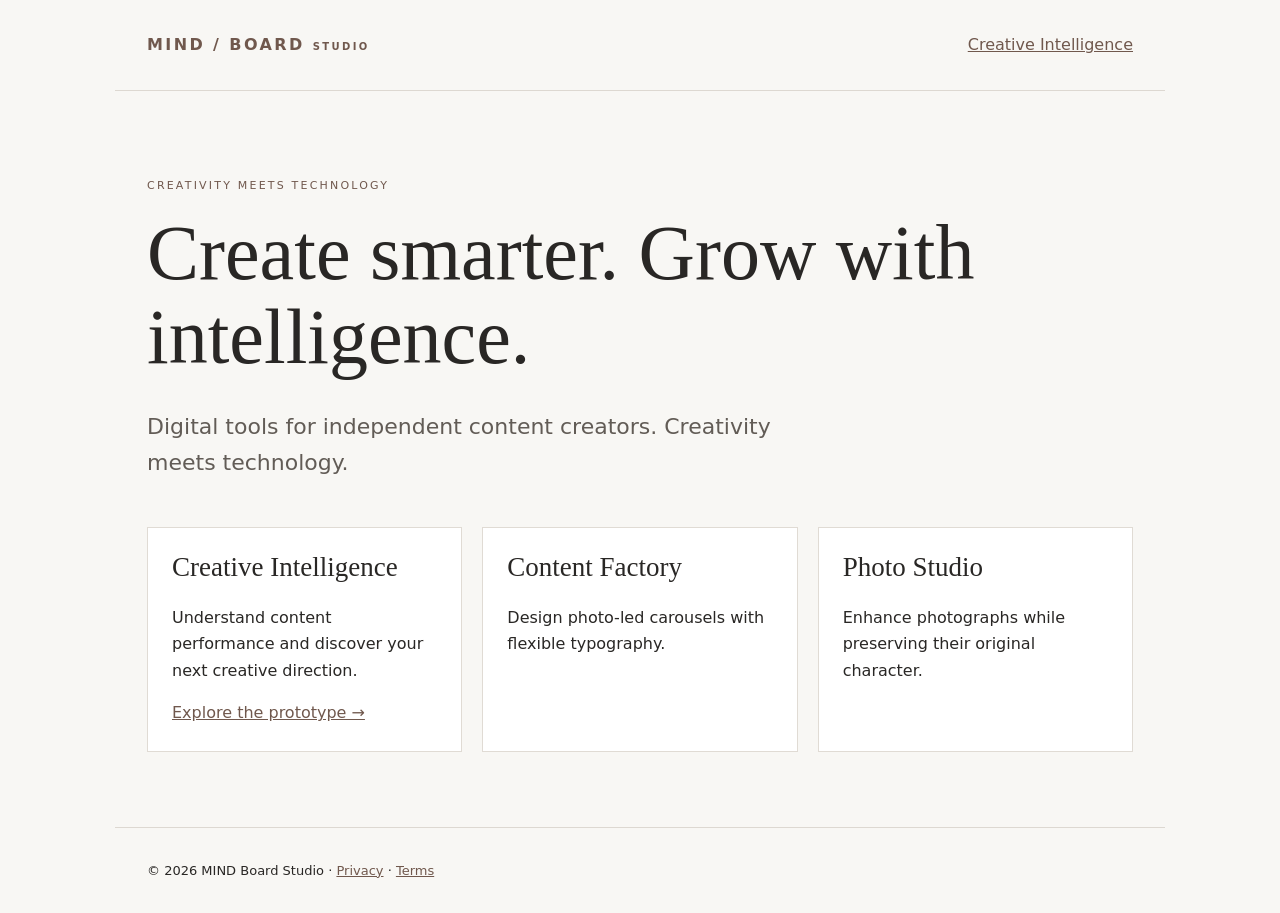
<file: index.html>
<!doctype html><html lang="en"><head><meta charset="utf-8"><meta name="viewport" content="width=device-width, initial-scale=1"><title>Create smarter. Grow with intelligence. | MIND Board Studio</title><link rel="stylesheet" href="style.css"></head><body><header><a class="brand" href="index.html">MIND / BOARD <small>STUDIO</small></a><nav><a href="creative-intelligence.html">Creative Intelligence</a></nav></header><main><p class="eyebrow">CREATIVITY MEETS TECHNOLOGY</p><h1>Create smarter. Grow with intelligence.</h1><p class="lead">Digital tools for independent content creators. Creativity meets technology.</p><section class="cards"><article><h2>Creative Intelligence</h2><p>Understand content performance and discover your next creative direction.</p><a href="creative-intelligence.html">Explore the prototype →</a></article><article><h2>Content Factory</h2><p>Design photo-led carousels with flexible typography.</p></article><article><h2>Photo Studio</h2><p>Enhance photographs while preserving their original character.</p></article></section></main><footer>© 2026 MIND Board Studio · <a href="privacy.html">Privacy</a> · <a href="terms.html">Terms</a></footer></body></html>
</file>
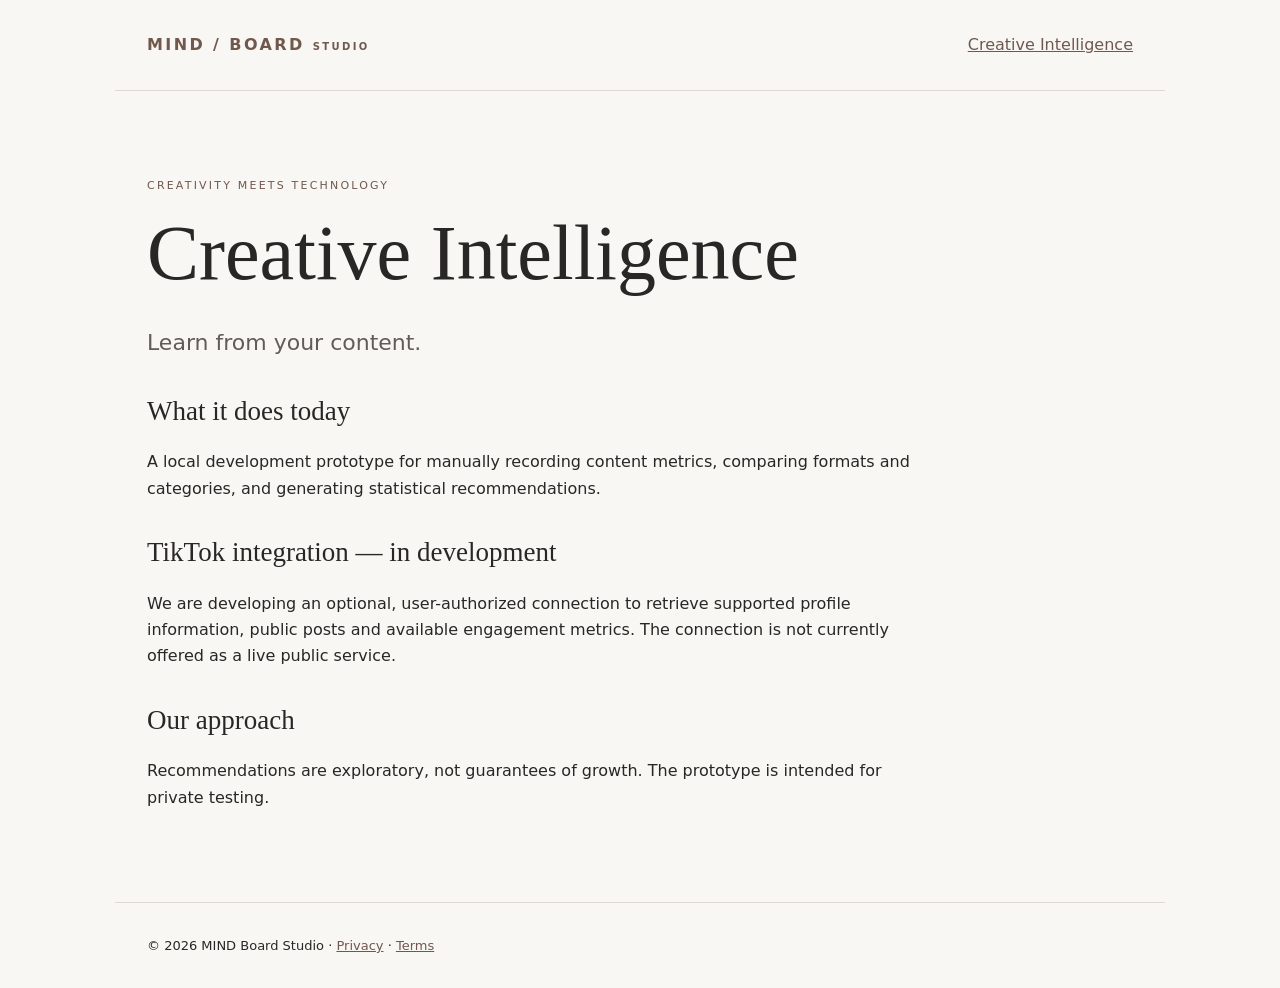
<file: creative-intelligence.html>
<!doctype html><html lang="en"><head><meta charset="utf-8"><meta name="viewport" content="width=device-width, initial-scale=1"><title>Creative Intelligence | MIND Board Studio</title><link rel="stylesheet" href="style.css"></head><body><header><a class="brand" href="index.html">MIND / BOARD <small>STUDIO</small></a><nav><a href="creative-intelligence.html">Creative Intelligence</a></nav></header><main><p class="eyebrow">CREATIVITY MEETS TECHNOLOGY</p><h1>Creative Intelligence</h1><p class="lead">Learn from your content.</p><h2>What it does today</h2><p>A local development prototype for manually recording content metrics, comparing formats and categories, and generating statistical recommendations.</p><h2>TikTok integration — in development</h2><p>We are developing an optional, user-authorized connection to retrieve supported profile information, public posts and available engagement metrics. The connection is not currently offered as a live public service.</p><h2>Our approach</h2><p>Recommendations are exploratory, not guarantees of growth. The prototype is intended for private testing.</p></main><footer>© 2026 MIND Board Studio · <a href="privacy.html">Privacy</a> · <a href="terms.html">Terms</a></footer></body></html>
</file>
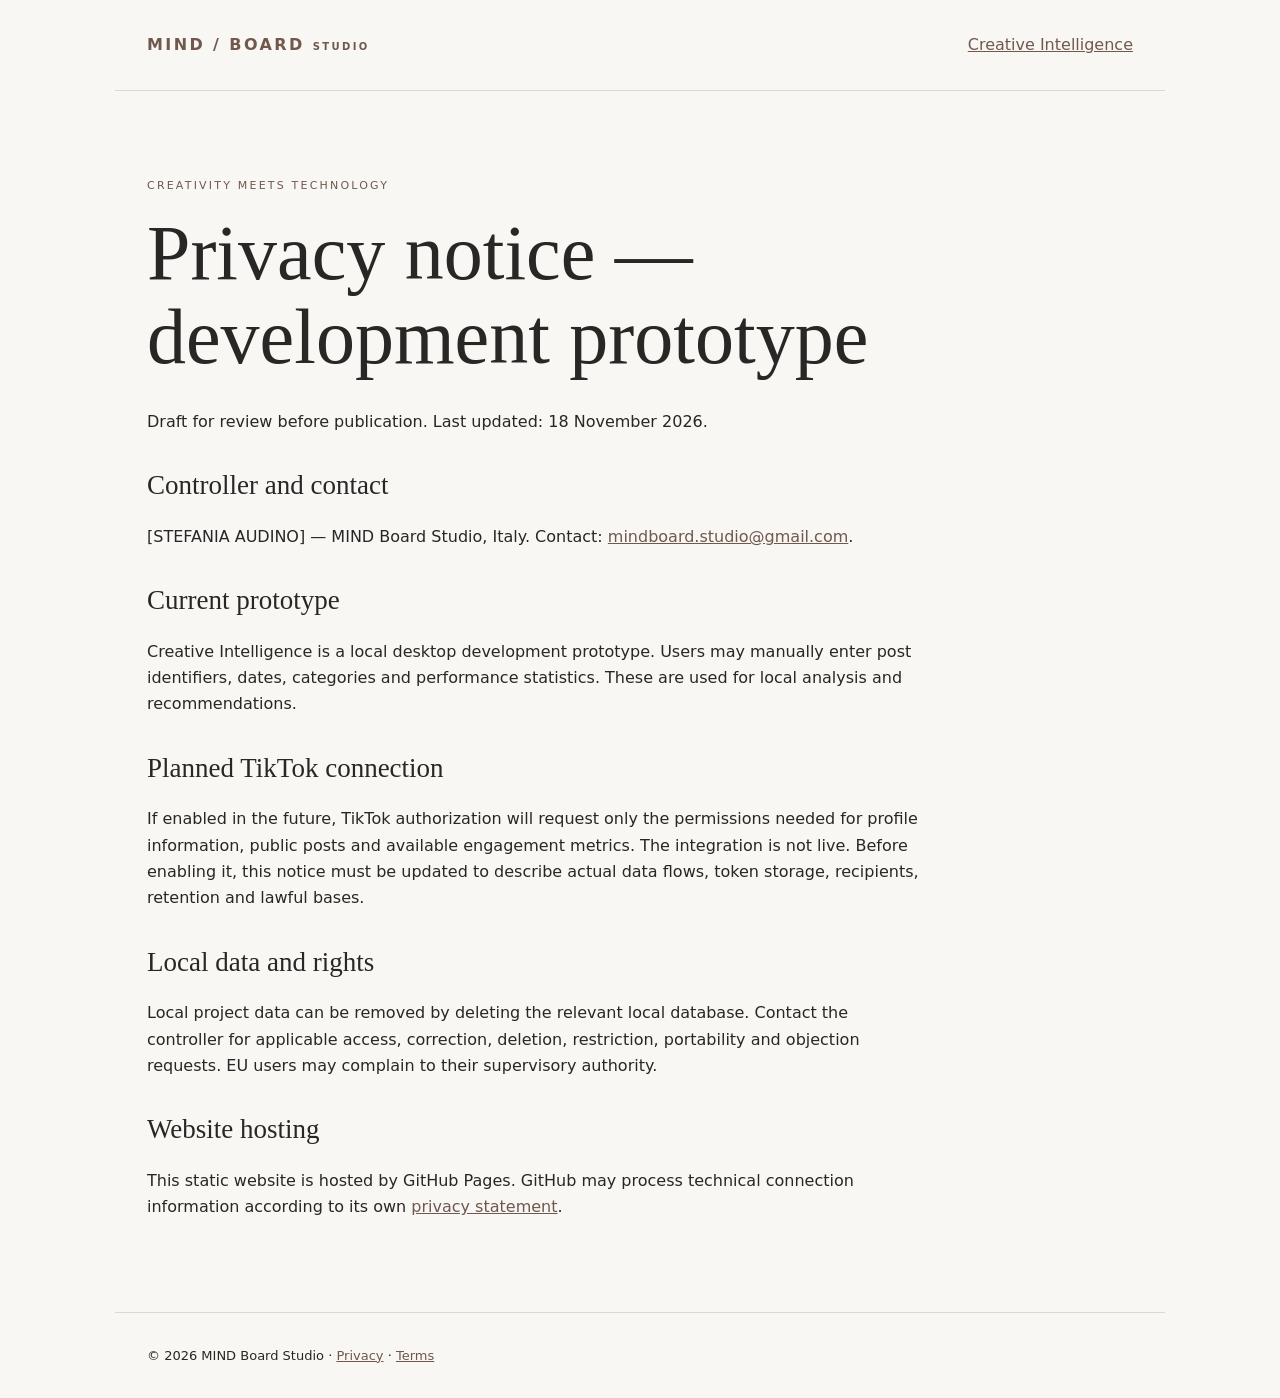
<file: privacy.html>
<!doctype html><html lang="en"><head><meta charset="utf-8"><meta name="viewport" content="width=device-width, initial-scale=1"><title>Privacy notice — development prototype | MIND Board Studio</title><link rel="stylesheet" href="style.css"></head><body><header><a class="brand" href="index.html">MIND / BOARD <small>STUDIO</small></a><nav><a href="creative-intelligence.html">Creative Intelligence</a></nav></header><main><p class="eyebrow">CREATIVITY MEETS TECHNOLOGY</p><h1>Privacy notice — development prototype</h1><p>Draft for review before publication. Last updated: 18 November 2026.</p><h2>Controller and contact</h2><p>[STEFANIA AUDINO] — MIND Board Studio, Italy. Contact: <a href="mailto:mindboard.studio@gmail.com">mindboard.studio@gmail.com</a>.</p><h2>Current prototype</h2><p>Creative Intelligence is a local desktop development prototype. Users may manually enter post identifiers, dates, categories and performance statistics. These are used for local analysis and recommendations.</p><h2>Planned TikTok connection</h2><p>If enabled in the future, TikTok authorization will request only the permissions needed for profile information, public posts and available engagement metrics. The integration is not live. Before enabling it, this notice must be updated to describe actual data flows, token storage, recipients, retention and lawful bases.</p><h2>Local data and rights</h2><p>Local project data can be removed by deleting the relevant local database. Contact the controller for applicable access, correction, deletion, restriction, portability and objection requests. EU users may complain to their supervisory authority.</p><h2>Website hosting</h2><p>This static website is hosted by GitHub Pages. GitHub may process technical connection information according to its own <a href="https://docs.github.com/en/site-policy/privacy-policies/github-general-privacy-statement">privacy statement</a>.</p></main><footer>© 2026 MIND Board Studio · <a href="privacy.html">Privacy</a> · <a href="terms.html">Terms</a></footer></body></html>
</file>
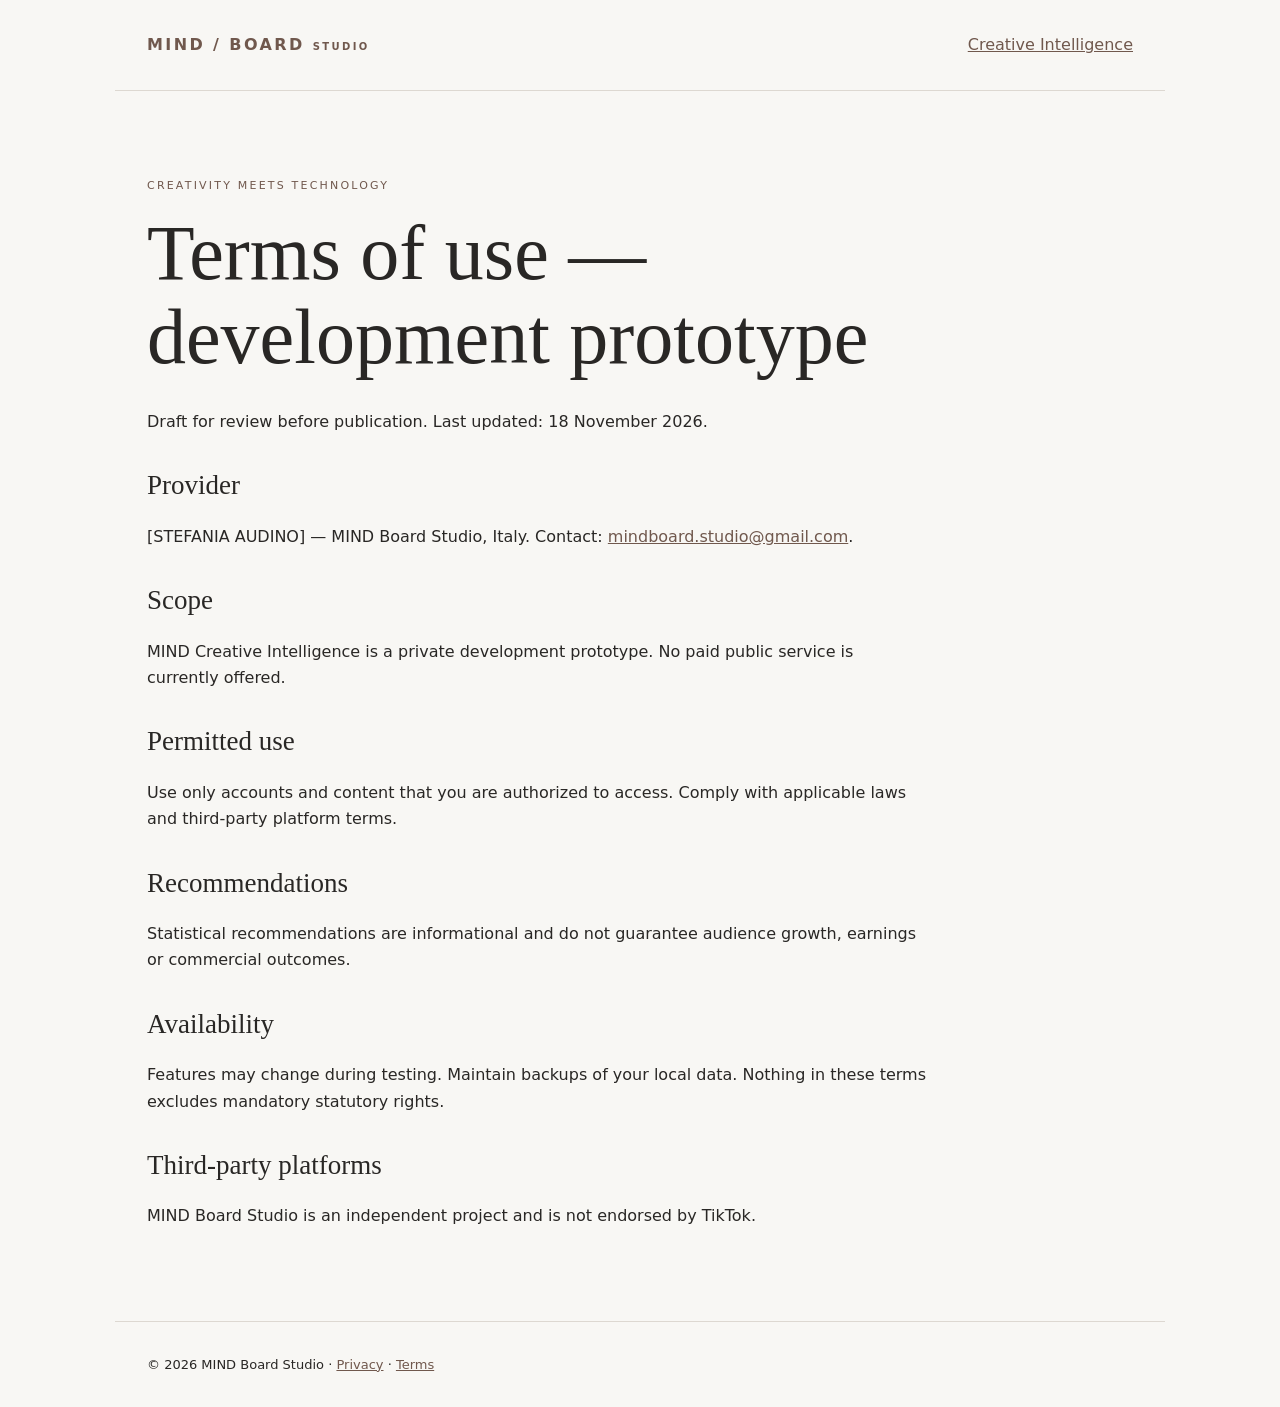
<file: terms.html>
<!doctype html><html lang="en"><head><meta charset="utf-8"><meta name="viewport" content="width=device-width, initial-scale=1"><title>Terms of use — development prototype | MIND Board Studio</title><link rel="stylesheet" href="style.css"></head><body><header><a class="brand" href="index.html">MIND / BOARD <small>STUDIO</small></a><nav><a href="creative-intelligence.html">Creative Intelligence</a></nav></header><main><p class="eyebrow">CREATIVITY MEETS TECHNOLOGY</p><h1>Terms of use — development prototype</h1><p>Draft for review before publication. Last updated: 18 November 2026.</p><h2>Provider</h2><p>[STEFANIA AUDINO] — MIND Board Studio, Italy. Contact: <a href="mailto:mindboard.studio@gmail.com">mindboard.studio@gmail.com</a>.</p><h2>Scope</h2><p>MIND Creative Intelligence is a private development prototype. No paid public service is currently offered.</p><h2>Permitted use</h2><p>Use only accounts and content that you are authorized to access. Comply with applicable laws and third-party platform terms.</p><h2>Recommendations</h2><p>Statistical recommendations are informational and do not guarantee audience growth, earnings or commercial outcomes.</p><h2>Availability</h2><p>Features may change during testing. Maintain backups of your local data. Nothing in these terms excludes mandatory statutory rights.</p><h2>Third-party platforms</h2><p>MIND Board Studio is an independent project and is not endorsed by TikTok.</p></main><footer>© 2026 MIND Board Studio · <a href="privacy.html">Privacy</a> · <a href="terms.html">Terms</a></footer></body></html>
</file>
<file: style.css>
*{box-sizing:border-box}body{margin:0;background:#f8f7f4;color:#292725;font:16px/1.65 system-ui,sans-serif}header,main,footer{max-width:1050px;margin:auto;padding:32px}header{display:flex;justify-content:space-between;align-items:center;gap:24px;border-bottom:1px solid #ddd8d1}.brand{letter-spacing:.15em;font-weight:700;text-decoration:none}small{font-size:10px}a{color:#70584d}main{padding-top:75px;padding-bottom:75px;min-height:65vh}h1{font:clamp(42px,7vw,78px)/1.08 Georgia,serif;max-width:850px;margin:15px 0 30px}h2{font:27px Georgia,serif;margin-top:35px}.eyebrow{font-size:11px;letter-spacing:.2em;color:#70584d}.lead{font-size:22px;max-width:650px;color:#625c56}.cards{display:grid;grid-template-columns:repeat(auto-fit,minmax(220px,1fr));gap:20px;margin-top:45px}article{padding:24px;background:white;border:1px solid #e0dbd4}article h2{margin-top:0}footer{border-top:1px solid #ddd8d1;font-size:13px}p{max-width:780px}@media(max-width:600px){header{flex-wrap:wrap}main{padding-top:35px}}
</file>
